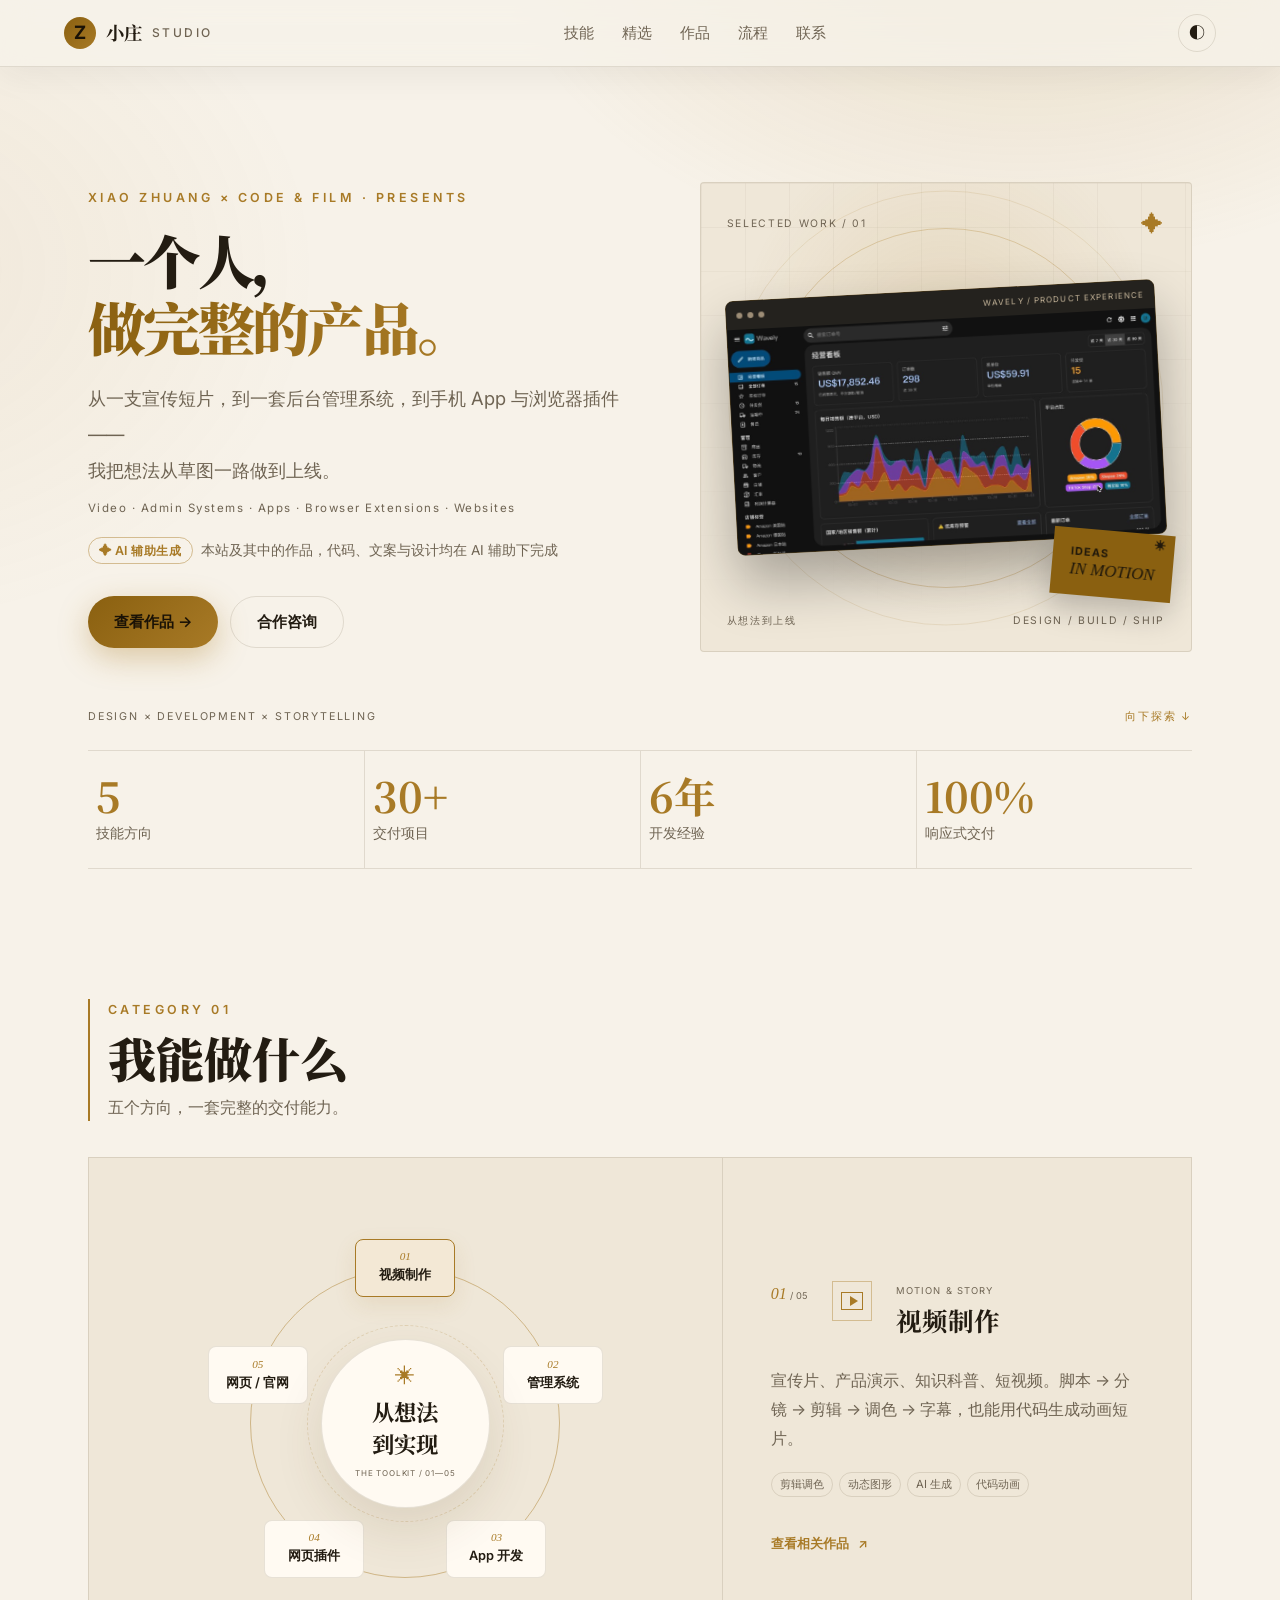
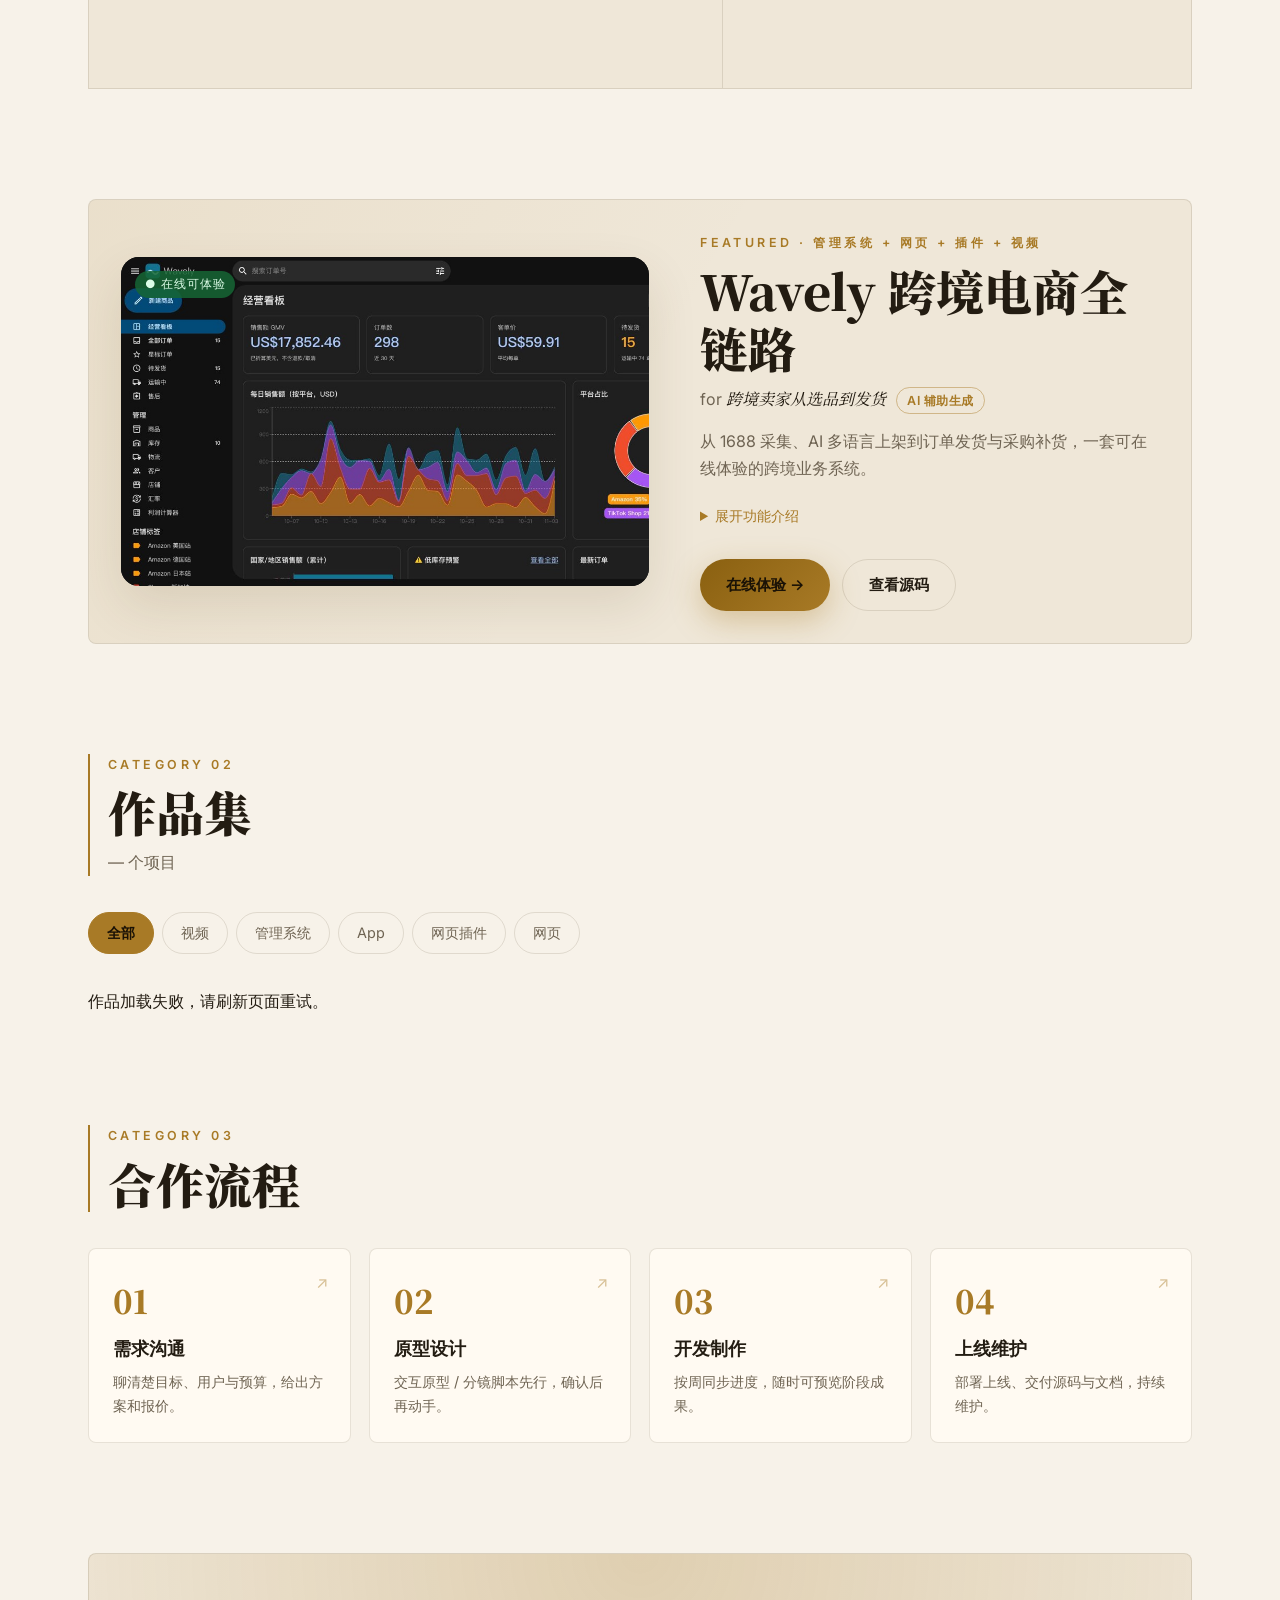
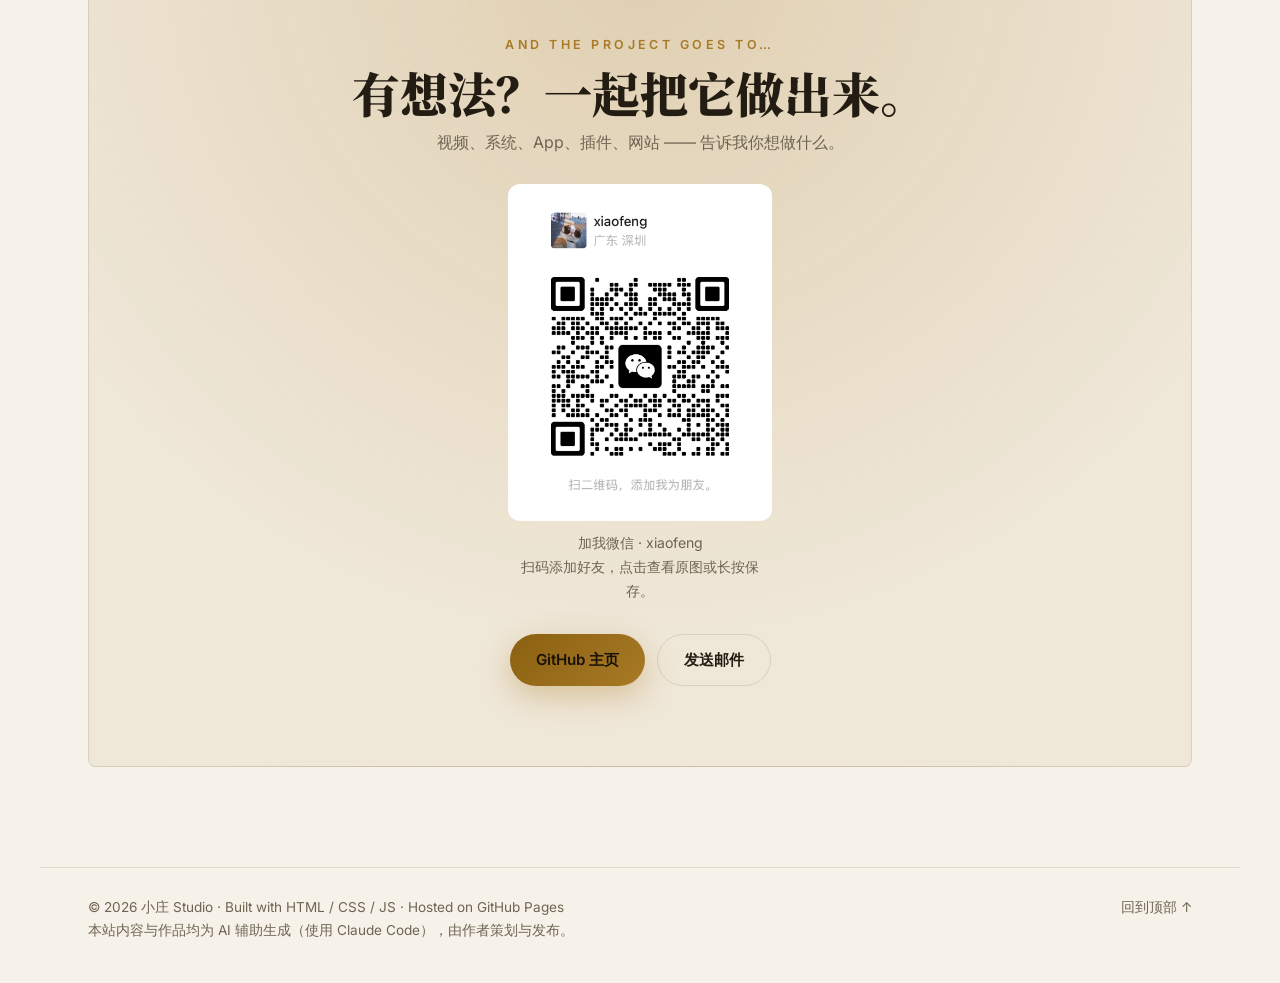
<file: index.html>
<!doctype html>
<html lang="zh-CN">
<head>
  <meta charset="utf-8" />
  <meta name="viewport" content="width=device-width, initial-scale=1" />
  <title>小庄 · 作品与技能</title>
  <meta name="description" content="视频制作 / 管理系统 / App / 浏览器插件 / 网页开发 —— 个人作品集与技能介绍" />
    <meta property="og:type" content="website" />
    <meta property="og:title" content="小庄 Studio · 作品与技能" />
    <meta property="og:description" content="视频 / 管理系统 / App / 网页插件 / 网页。在线作品：Wavely 跨境电商全链路——ERP、多语言独立站、仓库 App、1688 采集插件、AI 场景短片。AI 辅助生成。" />
    <meta property="og:url" content="https://xiaozhuangping-cpu.github.io/" />
    <meta property="og:image" content="https://xiaozhuangping-cpu.github.io/assets/works/wavely-erp-dashboard.jpg" />
    <meta property="og:locale" content="zh_CN" />
    <meta name="twitter:card" content="summary_large_image" />
    <meta name="twitter:title" content="小庄 Studio · 作品与技能" />
    <meta name="twitter:description" content="视频 / 管理系统 / App / 网页插件 / 网页。在线作品：Wavely 跨境电商全链路——ERP、多语言独立站、仓库 App、1688 采集插件、AI 场景短片。AI 辅助生成。" />
    <meta name="twitter:image" content="https://xiaozhuangping-cpu.github.io/assets/works/wavely-erp-dashboard.jpg" />
  <link rel="preconnect" href="https://fonts.googleapis.com" />
  <link rel="preconnect" href="https://fonts.gstatic.com" crossorigin />
  <link href="https://fonts.googleapis.com/css2?family=Noto+Serif+SC:wght@500;700;900&family=Inter:wght@400;500;600;700&display=swap" rel="stylesheet" />
  <link rel="stylesheet" href="style.css?v=20261111-orbit" />
  <script>
    try { const t = localStorage.getItem('theme'); if (t) document.documentElement.dataset.theme = t; } catch (e) {}
  </script>
</head>
<body>
  <div class="scroll-progress" aria-hidden="true"><span id="scrollProgress"></span></div>
  <header class="nav" id="top">
    <a class="brand" href="#top"><span class="brand-mark">Z</span>小庄<span class="brand-sub">Studio</span></a>
    <nav class="nav-links" id="navLinks">
      <a href="#skills">技能</a>
      <a href="#featured">精选</a>
      <a href="#works">作品</a>
      <a href="#process">流程</a>
      <a href="#contact">联系</a>
    </nav>
    <div class="nav-actions">
      <button class="icon-btn" id="themeBtn" aria-label="切换主题">◐</button>
      <button class="icon-btn menu-btn" id="menuBtn" aria-label="菜单" aria-expanded="false">☰</button>
    </div>
  </header>

  <main>
    <!-- Hero -->
    <section class="hero">
      <div class="hero-stage">
      <div class="hero-copy">
      <p class="eyebrow reveal">Xiao Zhuang × Code &amp; Film · presents</p>
      <h1 class="hero-title reveal">一个人，<br /><em>做完整的产品。</em></h1>
      <p class="hero-sub reveal">从一支宣传短片，到一套后台管理系统，到手机 App 与浏览器插件 ——<br class="hide-sm" />我把想法从草图一路做到上线。</p>
      <p class="hero-en reveal">Video · Admin Systems · Apps · Browser Extensions · Websites</p>
      <p class="ai-note reveal"><span>✦ AI 辅助生成</span>本站及其中的作品，代码、文案与设计均在 AI 辅助下完成</p>
      <div class="hero-cta reveal">
        <a class="btn btn-primary" href="#works">查看作品 →</a>
        <a class="btn btn-ghost" href="#contact">合作咨询</a>
      </div>

      </div>
      <div class="hero-visual reveal" aria-hidden="true">
        <div class="visual-orbit orbit-a"></div><div class="visual-orbit orbit-b"></div>
        <div class="visual-index"><span>SELECTED WORK / 01</span><span>✦</span></div>
        <div class="visual-window"><div class="visual-window-bar"><i></i><i></i><i></i><span>WAVELY / PRODUCT EXPERIENCE</span></div><img src="assets/works/wavely-erp-dashboard.jpg" alt="" width="1200" height="631" /></div>
        <div class="visual-caption"><span>从想法到上线</span><span>DESIGN / BUILD / SHIP</span></div>
        <div class="visual-stamp">IDEAS<br /><em>IN MOTION</em><span>✳</span></div>
      </div>
      </div>
      <div class="hero-bottomline"><span>DESIGN × DEVELOPMENT × STORYTELLING</span><a href="#skills">向下探索 ↓</a></div>

      <ul class="stats reveal">
        <li><strong data-count="5">0</strong><span>技能方向</span></li>
        <li><strong data-count="30" data-suffix="+">0</strong><span>交付项目</span></li>
        <li><strong data-count="6" data-suffix="年">0</strong><span>开发经验</span></li>
        <li><strong data-count="100" data-suffix="%">0</strong><span>响应式交付</span></li>
      </ul>
    </section>

    <!-- Skills -->
    <section class="section" id="skills">
      <div class="section-head reveal">
        <p class="eyebrow">Category 01</p>
        <h2>我能做什么</h2>
        <p class="section-desc">五个方向，一套完整的交付能力。</p>
      </div>

      <div class="skills-layout">
        <div class="skills-orbit-wrap">
        <div class="skills-orbit" aria-label="选择能力方向" role="group" hidden>
          <div class="orbit-ring" aria-hidden="true"></div><div class="orbit-ring orbit-ring-inner" aria-hidden="true"></div>
          <button type="button" class="orbit-node node-1" aria-controls="skill-panel-1" aria-pressed="true"><span>01</span>视频制作</button>
          <button type="button" class="orbit-node node-2" aria-controls="skill-panel-2" aria-pressed="false"><span>02</span>管理系统</button>
          <button type="button" class="orbit-node node-3" aria-controls="skill-panel-3" aria-pressed="false"><span>03</span>App 开发</button>
          <button type="button" class="orbit-node node-4" aria-controls="skill-panel-4" aria-pressed="false"><span>04</span>网页插件</button>
          <button type="button" class="orbit-node node-5" aria-controls="skill-panel-5" aria-pressed="false"><span>05</span>网页 / 官网</button>
          <div class="orbit-center" aria-hidden="true"><span>✳</span><strong>从想法<br />到实现</strong><small>THE TOOLKIT / 01—05</small></div>
        </div>
        <aside class="skills-intro reveal">
          <span class="skills-intro-mark" aria-hidden="true">✳</span>
          <p class="skills-intro-label">THE TOOLKIT / 01—05</p>
          <p class="skills-intro-title">从一个想法，<br /><em>到完整呈现。</em></p>
          <p class="skills-intro-note">创意、设计与开发，<br />在同一张工作台上完成。</p>
          <span class="skills-intro-bottom">XIAO ZHUANG STUDIO · 能力目录</span>
        </aside>
        </div>
        <div class="skill-list" aria-live="polite">
          <article class="skill-entry reveal" id="skill-panel-1">
            <span class="skill-number">01<span> / 05</span></span>
            <div class="skill-symbol symbol-motion" aria-hidden="true"><i></i><b></b><em></em></div>
            <div class="skill-name"><span>MOTION & STORY</span><h3>视频制作</h3></div>
            <div class="skill-detail"><p>宣传片、产品演示、知识科普、短视频。脚本 → 分镜 → 剪辑 → 调色 → 字幕，也能用代码生成动画短片。</p><ul class="tags"><li>剪辑调色</li><li>动态图形</li><li>AI 生成</li><li>代码动画</li></ul><a href="#works" class="skill-link" data-skill-filter="video">查看相关作品 <span aria-hidden="true">↗</span></a></div>
          </article>
          <article class="skill-entry reveal" id="skill-panel-2">
            <span class="skill-number">02<span> / 05</span></span>
            <div class="skill-symbol symbol-systems" aria-hidden="true"><i></i><b></b><em></em></div>
            <div class="skill-name"><span>SYSTEMS & DATA</span><h3>管理系统</h3></div>
            <div class="skill-detail"><p>后台管理、主数据平台、ERP / CRM、数据看板。权限、审批流、报表导出、数据同步一条龙。</p><ul class="tags"><li>Vue / React</li><li>Java / Spring</li><li>MySQL</li><li>RBAC 权限</li></ul><a href="#works" class="skill-link" data-skill-filter="admin">查看相关作品 <span aria-hidden="true">↗</span></a></div>
          </article>
          <article class="skill-entry reveal" id="skill-panel-3">
            <span class="skill-number">03<span> / 05</span></span>
            <div class="skill-symbol symbol-mobile" aria-hidden="true"><i></i><b></b><em></em></div>
            <div class="skill-name"><span>MOBILE EXPERIENCE</span><h3>App 开发</h3></div>
            <div class="skill-detail"><p>iOS / Android 跨平台应用、小程序。从交互原型到上架商店，一套代码多端运行。</p><ul class="tags"><li>Flutter</li><li>uni-app</li><li>小程序</li><li>上架发布</li></ul><a href="#works" class="skill-link" data-skill-filter="app">查看相关作品 <span aria-hidden="true">↗</span></a></div>
          </article>
          <article class="skill-entry reveal" id="skill-panel-4">
            <span class="skill-number">04<span> / 05</span></span>
            <div class="skill-symbol symbol-browser" aria-hidden="true"><i></i><b></b><em></em></div>
            <div class="skill-name"><span>BROWSER TOOLS</span><h3>网页插件</h3></div>
            <div class="skill-detail"><p>Chrome / Edge 浏览器扩展：页面增强、数据采集、自动化填表、AI 助手侧边栏。</p><ul class="tags"><li>Manifest V3</li><li>Content Script</li><li>自动化</li><li>AI 集成</li></ul><a href="#works" class="skill-link" data-skill-filter="ext">查看相关作品 <span aria-hidden="true">↗</span></a></div>
          </article>
          <article class="skill-entry reveal" id="skill-panel-5">
            <span class="skill-number">05<span> / 05</span></span>
            <div class="skill-symbol symbol-web" aria-hidden="true"><i></i><b></b><em></em></div>
            <div class="skill-name"><span>DIGITAL PRESENCE</span><h3>网页 / 官网</h3></div>
            <div class="skill-detail"><p>企业官网、落地页、个人博客、活动页。响应式布局，手机电脑都好看，可部署到 GitHub Pages。</p><ul class="tags"><li>响应式</li><li>SEO</li><li>动效</li><li>静态部署</li></ul><a href="#works" class="skill-link" data-skill-filter="web">查看相关作品 <span aria-hidden="true">↗</span></a></div>
          </article>
        </div>
      </div>
    </section>

    <!-- Featured -->
    <section class="section" id="featured">
      <div class="featured reveal">
        <a class="featured-media shot" href="https://xiaozhuangping-cpu.github.io/wavely-crossborder/" target="_blank" rel="noopener">
          <span class="badge live">● 在线可体验</span>
          <img src="assets/works/wavely-erp-dashboard.jpg" alt="Wavely 跨境 ERP 经营看板截图" loading="lazy" width="1200" height="631" />
        </a>
        <div class="featured-text">
          <p class="eyebrow">Featured · 管理系统 + 网页 + 插件 + 视频</p>
          <h2>Wavely 跨境电商全链路</h2>
          <p class="credit">for <em>跨境卖家从选品到发货</em> <span class="ai-chip">AI 辅助生成</span></p>
          <p>从 1688 采集、AI 多语言上架到订单发货与采购补货，一套可在线体验的跨境业务系统。</p>
          <details class="featured-details">
            <summary><span class="when-closed">展开功能介绍</span><span class="when-open">收起功能介绍</span></summary>
          <ul class="bullets">
            <li>1688 采集插件：列表页批量勾选、规格 / 阶梯价 / 重量一次采齐，遇验证自动暂停</li>
            <li>ERP：多平台订单、SPU / SKU、按仓库补货、采购单分批收货入库</li>
            <li>老板 / 采购 / 仓库三种角色，权限在数据库层强制；大额采购审批流、操作日志、Excel 导出</li>
            <li>AI：运营助手调用工具查数据、写 Listing；商品名、规格、描述一键本地化；访客可换自己的模型</li>
            <li>Flutter 仓库助手 App：扫码收货入库、拣货发货，网页版 + 安卓安装包</li>
            <li>Veo 3.1 生成的商品场景短片，投放在独立站首页与商品页</li>
            <li>Supabase 真后端（RLS、数据库函数、定时任务）+ 发布前自动跑数据库测试</li>
          </ul>
          </details>
          <div class="hero-cta featured-cta">
            <a class="btn btn-primary" href="https://xiaozhuangping-cpu.github.io/wavely-crossborder/" target="_blank" rel="noopener">在线体验 →</a>
            <a class="btn btn-ghost" href="https://github.com/xiaozhuangping-cpu/wavely-crossborder" target="_blank" rel="noopener">查看源码</a>
          </div>
        </div>
      </div>
    </section>

    <!-- Works -->
    <section class="section" id="works">
      <div class="section-head reveal">
        <p class="eyebrow">Category 02</p>
        <h2>作品集</h2>
        <p class="section-desc"><span id="workCount">0</span> 个项目</p>
      </div>

      <div class="filters reveal" role="tablist">
        <button class="chip active" data-filter="all">全部</button>
        <button class="chip" data-filter="video">视频</button>
        <button class="chip" data-filter="admin">管理系统</button>
        <button class="chip" data-filter="app">App</button>
        <button class="chip" data-filter="ext">网页插件</button>
        <button class="chip" data-filter="web">网页</button>
      </div>

      <div class="work-grid" id="workGrid"></div>
    </section>

    <!-- Process -->
    <section class="section" id="process">
      <div class="section-head reveal">
        <p class="eyebrow">Category 03</p>
        <h2>合作流程</h2>
      </div>
      <ol class="steps">
        <li class="reveal"><span>01</span><h4>需求沟通</h4><p>聊清楚目标、用户与预算，给出方案和报价。</p></li>
        <li class="reveal"><span>02</span><h4>原型设计</h4><p>交互原型 / 分镜脚本先行，确认后再动手。</p></li>
        <li class="reveal"><span>03</span><h4>开发制作</h4><p>按周同步进度，随时可预览阶段成果。</p></li>
        <li class="reveal"><span>04</span><h4>上线维护</h4><p>部署上线、交付源码与文档，持续维护。</p></li>
      </ol>
    </section>

    <!-- Contact -->
    <section class="section" id="contact">
      <div class="contact reveal">
        <p class="eyebrow">And the project goes to…</p>
        <h2>有想法？一起把它做出来。</h2>
        <p>视频、系统、App、插件、网站 —— 告诉我你想做什么。</p>
        <figure class="wechat-contact">
          <a href="assets/wechat.jpg" aria-label="查看微信二维码原图">
            <img src="assets/wechat.jpg" alt="xiaofeng 的微信好友二维码，扫码添加好友" width="888" height="1131" loading="lazy" />
          </a>
          <figcaption>加我微信 · xiaofeng<br />扫码添加好友，点击查看原图或长按保存。</figcaption>
        </figure>
        <div class="hero-cta">
          <a class="btn btn-primary" href="https://github.com/xiaozhuangping-cpu" target="_blank" rel="noopener">GitHub 主页</a>
          <a class="btn btn-ghost" href="mailto:xiaozhuangping-cpu@users.noreply.github.com">发送邮件</a>
        </div>
      </div>
    </section>
  </main>

  <footer class="footer">
    <p>© <span id="year"></span> 小庄 Studio · Built with HTML / CSS / JS · Hosted on GitHub Pages<br />本站内容与作品均为 AI 辅助生成（使用 Claude Code），由作者策划与发布。</p>
    <a href="#top">回到顶部 ↑</a>
  </footer>

  <!-- Modal -->
  <div class="modal" id="modal" hidden>
    <div class="modal-card" role="dialog" aria-modal="true" aria-labelledby="modalTitle">
      <button class="modal-close" id="modalClose" aria-label="关闭">关闭 ✕</button>
      <div class="modal-media" id="modalMedia"></div>
      <p class="eyebrow" id="modalCat"></p>
      <h3 id="modalTitle"></h3>
      <p id="modalDesc"></p>
      <ul class="tags" id="modalTags"></ul>
      <div class="card-links" id="modalLinks"></div>
    </div>
  </div>

  <script type="module" src="main.js?v=20261111-orbit"></script>
</body>
</html>
</file>
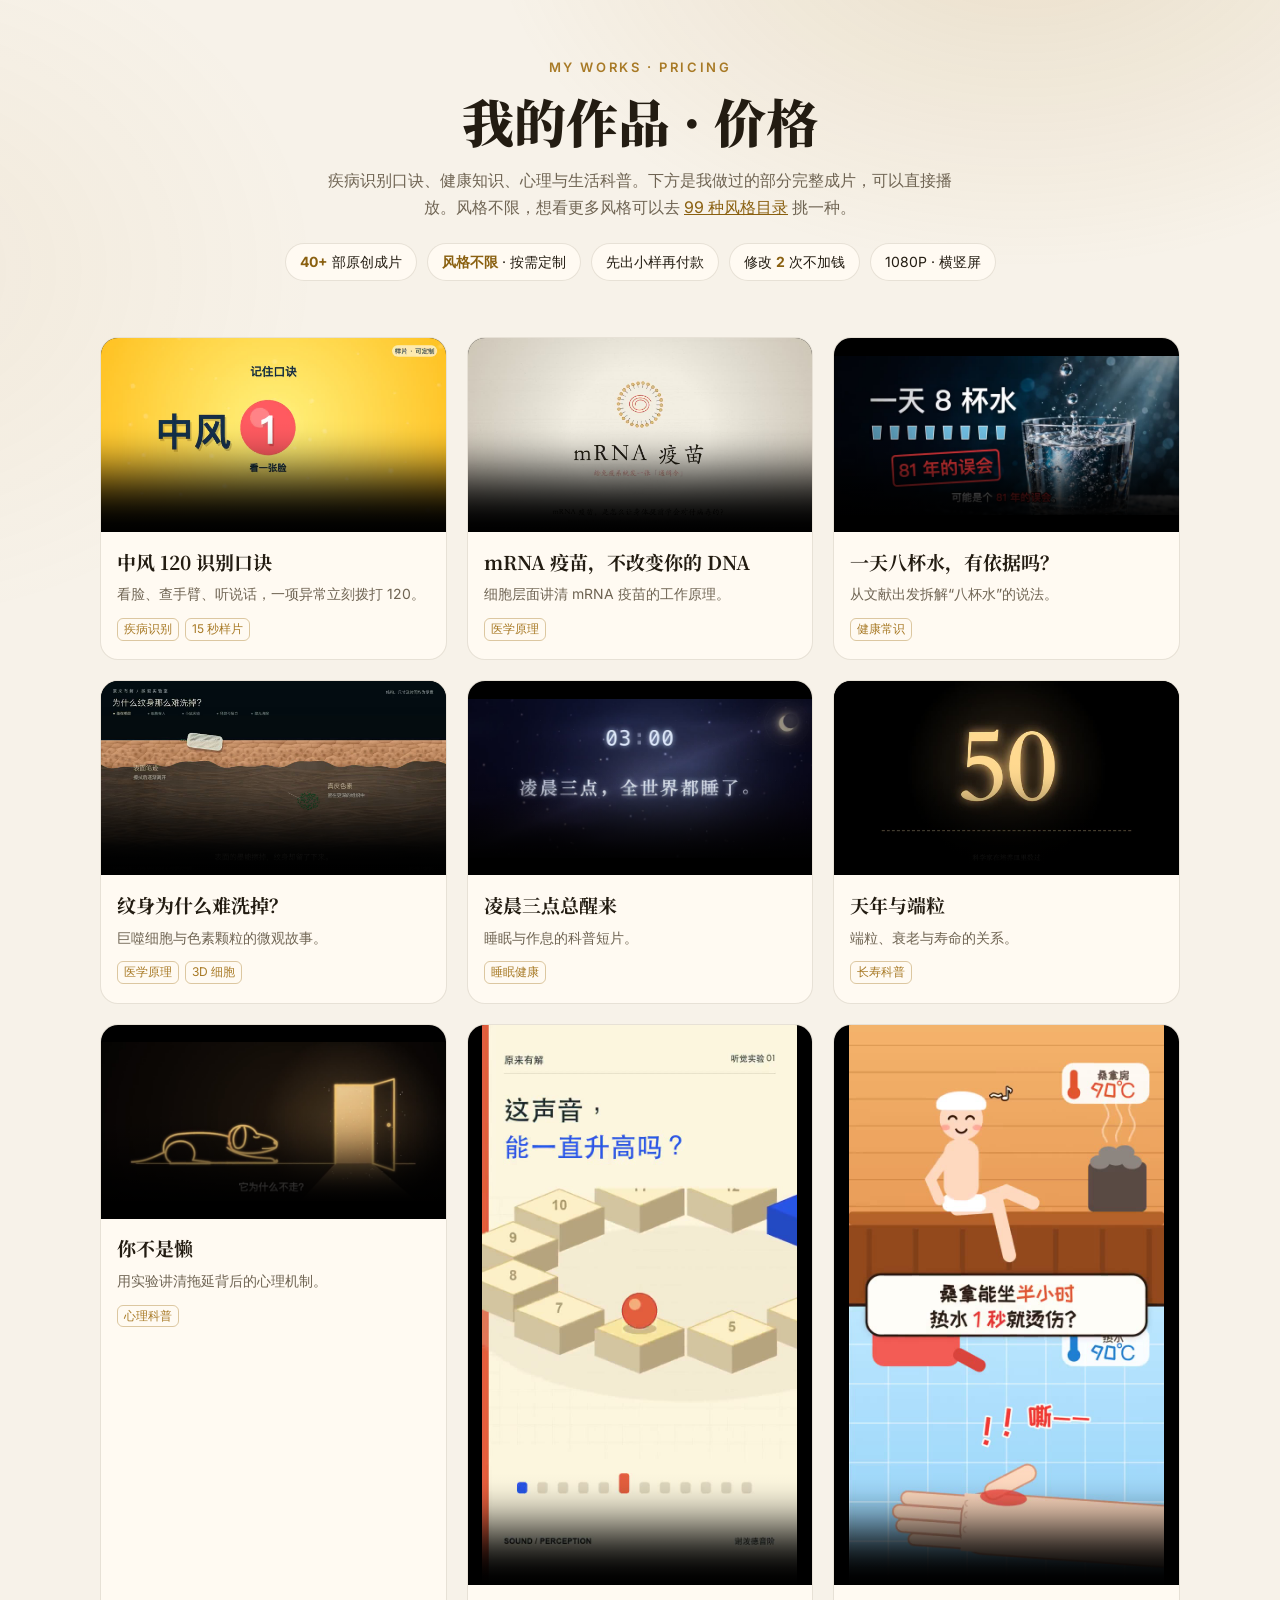
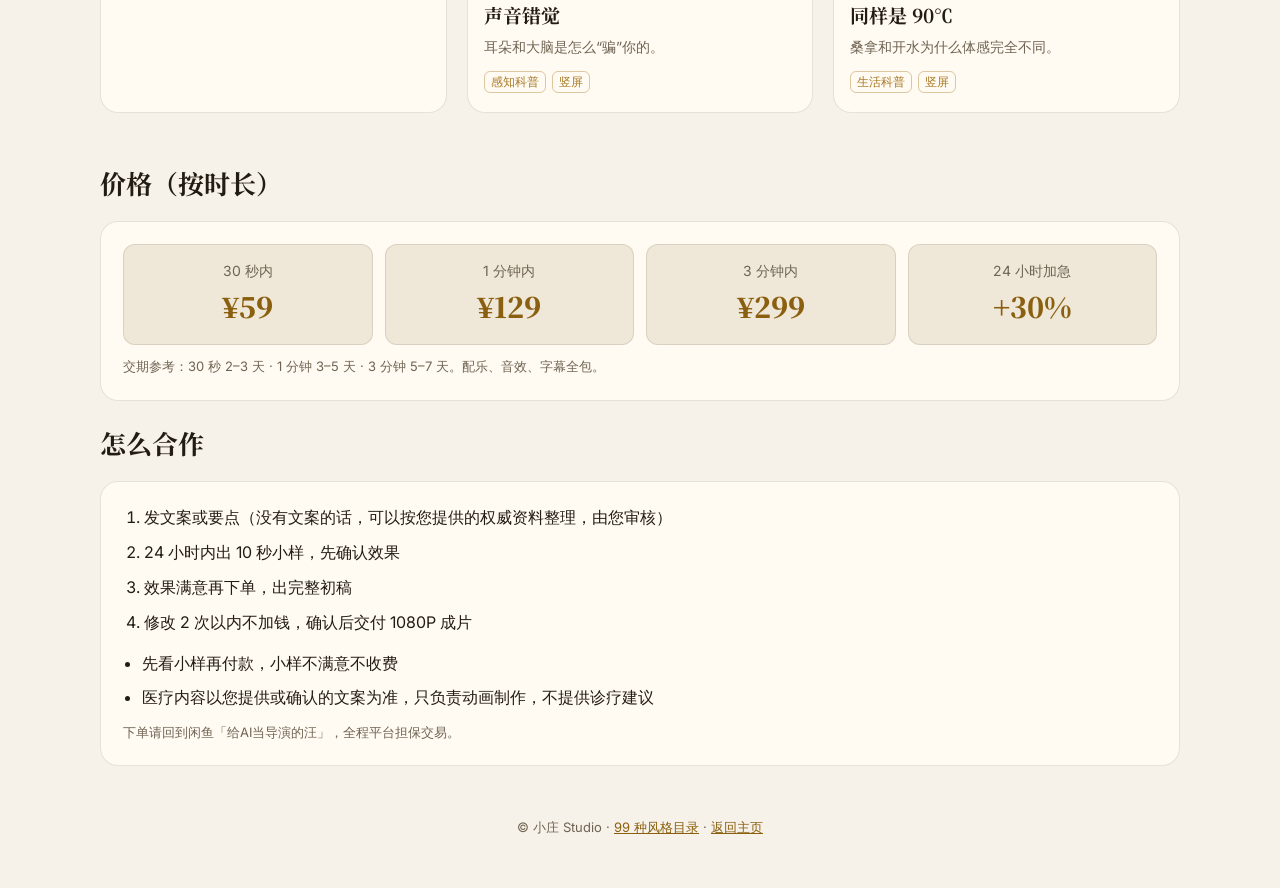
<file: science/order.html>
<!doctype html>
<html lang="zh-CN">
<head>
  <meta charset="utf-8" />
  <meta name="viewport" content="width=device-width, initial-scale=1" />
  <title>我的作品 · 价格 | 小庄 Studio 科普动画</title>
  <meta name="description" content="医疗健康、心理、生活科普动画作品集：中风 120、mRNA 疫苗、一天八杯水、纹身为什么难洗掉等。原创绘制，先出小样，包修改。" />
  <meta property="og:type" content="website" />
  <meta property="og:title" content="医疗健康科普动画 · 作品集" />
  <meta property="og:description" content="原创科普动画：疾病识别、健康知识、心理与生活科普。完整视频在线观看。" />
  <meta property="og:url" content="https://xiaozhuangping-cpu.github.io/science/" />
  <meta property="og:image" content="https://xiaozhuangping-cpu.github.io/science/videos/tattoo.jpg" />
  <meta property="og:locale" content="zh_CN" />
  <link rel="preconnect" href="https://fonts.googleapis.com" />
  <link rel="preconnect" href="https://fonts.gstatic.com" crossorigin />
  <link href="https://fonts.googleapis.com/css2?family=Noto+Serif+SC:wght@500;700;900&family=Inter:wght@400;500;600;700&display=swap" rel="stylesheet" />
  <style>
    :root {
      --bg: #0d0b09; --bg-2: #16130f; --card: #1c1814;
      --line: rgba(255, 236, 200, 0.12); --text: #f3ece0; --muted: #a89d8c;
      --gold: #d9b26a; --gold-2: #f0d595;
      --radius: 18px;
      --serif: "Noto Serif SC", "Songti SC", serif;
      --sans: "Inter", -apple-system, "PingFang SC", "Microsoft YaHei", sans-serif;
    }
    @media (prefers-color-scheme: light) {
      :root:not([data-theme="dark"]) {
        --bg: #f7f2e9; --bg-2: #efe7d8; --card: #fffaf2;
        --line: rgba(60, 40, 10, 0.12); --text: #231c12; --muted: #6f6453;
        --gold: #a87a26; --gold-2: #8a6010;
      }
    }
    * { box-sizing: border-box; margin: 0; padding: 0; }
    body {
      background: var(--bg); color: var(--text); font-family: var(--sans);
      line-height: 1.7; -webkit-font-smoothing: antialiased;
    }
    body::before {
      content: ""; position: fixed; inset: 0; z-index: -1; pointer-events: none;
      background:
        radial-gradient(60vw 40vw at 80% -10%, color-mix(in srgb, var(--gold) 16%, transparent), transparent 70%),
        radial-gradient(50vw 40vw at -10% 30%, color-mix(in srgb, var(--gold) 7%, transparent), transparent 70%);
    }
    a { color: var(--gold-2); }
    .wrap { max-width: 1120px; margin: 0 auto; padding: 0 20px; }
    header { padding: 56px 0 28px; text-align: center; }
    .eyebrow { color: var(--gold); letter-spacing: .2em; font-size: 13px; font-weight: 600; }
    h1 { font-family: var(--serif); font-weight: 900; font-size: clamp(30px, 6vw, 52px); line-height: 1.25; margin: 10px 0 14px; }
    .lead { color: var(--muted); max-width: 640px; margin: 0 auto; font-size: 16px; }
    .badges { display: flex; flex-wrap: wrap; gap: 10px; justify-content: center; margin-top: 22px; }
    .badge { border: 1px solid var(--line); background: var(--card); border-radius: 999px; padding: 6px 14px; font-size: 14px; }
    .badge b { color: var(--gold-2); }
    .grid { display: grid; grid-template-columns: repeat(auto-fill, minmax(320px, 1fr)); gap: 20px; margin: 28px 0 48px; }
    .card { background: var(--card); border: 1px solid var(--line); border-radius: var(--radius); overflow: hidden; display: flex; flex-direction: column; }
    .card video { width: 100%; aspect-ratio: 16 / 9; background: #000; display: block; object-fit: contain; }
    .card.vertical video { aspect-ratio: 9 / 16; max-height: 560px; }
    .meta { padding: 14px 16px 18px; }
    .meta h3 { font-family: var(--serif); font-size: 19px; margin-bottom: 4px; }
    .meta p { color: var(--muted); font-size: 14px; }
    .tag { display: inline-block; font-size: 12px; color: var(--gold); border: 1px solid color-mix(in srgb, var(--gold) 40%, transparent); border-radius: 6px; padding: 0 6px; margin-right: 6px; }
    section h2 { font-family: var(--serif); font-size: 26px; margin: 8px 0 16px; }
    .panel { background: var(--card); border: 1px solid var(--line); border-radius: var(--radius); padding: 22px 22px; margin-bottom: 20px; }
    .prices { display: grid; grid-template-columns: repeat(auto-fit, minmax(150px, 1fr)); gap: 12px; }
    .price { border: 1px solid var(--line); border-radius: 12px; padding: 14px; text-align: center; background: var(--bg-2); }
    .price .t { color: var(--muted); font-size: 14px; }
    .price .v { font-family: var(--serif); font-size: 28px; font-weight: 900; color: var(--gold-2); }
    ol.steps { padding-left: 1.3em; display: grid; gap: 8px; }
    ul.dots { padding-left: 1.2em; display: grid; gap: 6px; color: var(--text); }
    .note { color: var(--muted); font-size: 13px; margin-top: 10px; }
    footer { text-align: center; color: var(--muted); font-size: 13px; padding: 30px 0 50px; }
    @media (max-width: 480px) { .grid { grid-template-columns: 1fr; } header { padding-top: 40px; } }
  </style>
</head>
<body>
  <div class="wrap">
    <header>
      <div class="eyebrow">MY WORKS · PRICING</div>
      <h1>我的作品 · 价格</h1>
      <p class="lead">疾病识别口诀、健康知识、心理与生活科普。下方是我做过的部分完整成片，可以直接播放。风格不限，想看更多风格可以去 <a href="./">99 种风格目录</a> 挑一种。</p>
      <div class="badges">
        <span class="badge"><b>40+</b> 部原创成片</span>
        <span class="badge"><b>风格不限</b> · 按需定制</span>
        <span class="badge">先出小样再付款</span>
        <span class="badge">修改 <b>2</b> 次不加钱</span>
        <span class="badge">1080P · 横竖屏</span>
      </div>
    </header>

    <main>
      <div class="grid" id="works"></div>

      <section>
        <h2>价格（按时长）</h2>
        <div class="panel">
          <div class="prices">
            <div class="price"><div class="t">30 秒内</div><div class="v">¥59</div></div>
            <div class="price"><div class="t">1 分钟内</div><div class="v">¥129</div></div>
            <div class="price"><div class="t">3 分钟内</div><div class="v">¥299</div></div>
            <div class="price"><div class="t">24 小时加急</div><div class="v">+30%</div></div>
          </div>
          <p class="note">交期参考：30 秒 2–3 天 · 1 分钟 3–5 天 · 3 分钟 5–7 天。配乐、音效、字幕全包。</p>
        </div>
      </section>

      <section id="how">
        <h2>怎么合作</h2>
        <div class="panel">
          <ol class="steps">
            <li>发文案或要点（没有文案的话，可以按您提供的权威资料整理，由您审核）</li>
            <li>24 小时内出 10 秒小样，先确认效果</li>
            <li>效果满意再下单，出完整初稿</li>
            <li>修改 2 次以内不加钱，确认后交付 1080P 成片</li>
          </ol>
          <ul class="dots" style="margin-top:14px">
            <li>先看小样再付款，小样不满意不收费</li>
            <li>医疗内容以您提供或确认的文案为准，只负责动画制作，不提供诊疗建议</li>
          </ul>
          <p class="note">下单请回到闲鱼「给AI当导演的汪」，全程平台担保交易。</p>
        </div>
      </section>
    </main>

    <footer>© 小庄 Studio · <a href="./">99 种风格目录</a> · <a href="../">返回主页</a></footer>
  </div>

  <script>
    const WORKS = [
      { slug: 'stroke-120', title: '中风 120 识别口诀', desc: '看脸、查手臂、听说话，一项异常立刻拨打 120。', tags: ['疾病识别', '15 秒样片'] },
      { slug: 'mrna', title: 'mRNA 疫苗，不改变你的 DNA', desc: '细胞层面讲清 mRNA 疫苗的工作原理。', tags: ['医学原理'] },
      { slug: 'eight-cups', title: '一天八杯水，有依据吗？', desc: '从文献出发拆解“八杯水”的说法。', tags: ['健康常识'] },
      { slug: 'tattoo', title: '纹身为什么难洗掉？', desc: '巨噬细胞与色素颗粒的微观故事。', tags: ['医学原理', '3D 细胞'] },
      { slug: 'wake-3am', title: '凌晨三点总醒来', desc: '睡眠与作息的科普短片。', tags: ['睡眠健康'] },
      { slug: 'telomere', title: '天年与端粒', desc: '端粒、衰老与寿命的关系。', tags: ['长寿科普'] },
      { slug: 'not-lazy', title: '你不是懒', desc: '用实验讲清拖延背后的心理机制。', tags: ['心理科普'] },
      { slug: 'sound-illusion', title: '声音错觉', desc: '耳朵和大脑是怎么“骗”你的。', tags: ['感知科普', '竖屏'], vertical: true },
      { slug: 'same-90c', title: '同样是 90℃', desc: '桑拿和开水为什么体感完全不同。', tags: ['生活科普', '竖屏'], vertical: true },
    ];
    const grid = document.getElementById('works');
    for (const w of WORKS) {
      const card = document.createElement('article');
      card.className = 'card' + (w.vertical ? ' vertical' : '');
      card.innerHTML = `
        <video controls playsinline preload="none" poster="videos/${w.slug}.jpg" src="videos/${w.slug}.mp4"></video>
        <div class="meta">
          <h3></h3>
          <p></p>
          <div style="margin-top:8px">${w.tags.map(t => `<span class="tag"></span>`).join('')}</div>
        </div>`;
      card.querySelector('h3').textContent = w.title;
      card.querySelector('p').textContent = w.desc;
      card.querySelectorAll('.tag').forEach((el, i) => { el.textContent = w.tags[i]; });
      grid.appendChild(card);
    }
    // 同时只播放一个视频
    grid.addEventListener('play', (e) => {
      grid.querySelectorAll('video').forEach(v => { if (v !== e.target) v.pause(); });
    }, true);
  </script>
</body>
</html>
</file>
<file: style.css>
:root {
  --bg: #0d0b09;
  --bg-2: #16130f;
  --card: #1c1814;
  --line: rgba(255, 236, 200, 0.12);
  --text: #f3ece0;
  --muted: #a89d8c;
  --gold: #d9b26a;
  --gold-2: #f0d595;
  --shadow: 0 20px 60px rgba(0, 0, 0, 0.45);
  --radius: 18px;
  --serif: "Noto Serif SC", "Songti SC", serif;
  --sans: "Inter", -apple-system, "PingFang SC", "Microsoft YaHei", sans-serif;
}
:root[data-theme="light"] {
  --bg: #f7f2e9;
  --bg-2: #efe7d8;
  --card: #fffaf2;
  --line: rgba(60, 40, 10, 0.12);
  --text: #231c12;
  --muted: #6f6453;
  --gold: #a87a26;
  --gold-2: #8a6010;
  --shadow: 0 20px 50px rgba(80, 60, 20, 0.12);
}
@media (prefers-color-scheme: light) {
  :root:not([data-theme="dark"]) {
    --bg: #f7f2e9; --bg-2: #efe7d8; --card: #fffaf2;
    --line: rgba(60, 40, 10, 0.12); --text: #231c12; --muted: #6f6453;
    --gold: #a87a26; --gold-2: #8a6010; --shadow: 0 20px 50px rgba(80, 60, 20, 0.12);
  }
}

* { box-sizing: border-box; margin: 0; padding: 0; }
html { scroll-behavior: smooth; }
body {
  background: var(--bg);
  color: var(--text);
  font-family: var(--sans);
  line-height: 1.7;
  overflow-x: hidden;
  -webkit-font-smoothing: antialiased;
}
body::before {
  content: "";
  position: fixed; inset: 0; z-index: -1; pointer-events: none;
  background:
    radial-gradient(60vw 40vw at 80% -10%, color-mix(in srgb, var(--gold) 18%, transparent), transparent 70%),
    radial-gradient(50vw 40vw at -10% 30%, color-mix(in srgb, var(--gold) 8%, transparent), transparent 70%);
}
a { color: inherit; text-decoration: none; }
button { font: inherit; color: inherit; cursor: pointer; border: 0; background: none; }
img { max-width: 100%; display: block; }

/* Nav */
.nav {
  position: sticky; top: 0; z-index: 50;
  display: flex; align-items: center; justify-content: space-between; gap: 16px;
  padding: 14px clamp(16px, 5vw, 64px);
  background: color-mix(in srgb, var(--bg) 78%, transparent);
  backdrop-filter: blur(14px);
  border-bottom: 1px solid var(--line);
}
.brand { display: flex; align-items: center; gap: 10px; font-family: var(--serif); font-weight: 700; font-size: 1.15rem; }
.brand-mark {
  display: grid; place-items: center; width: 32px; height: 32px; border-radius: 50%;
  background: linear-gradient(135deg, var(--gold-2), var(--gold)); color: #1a1206; font-family: var(--sans);
}
.brand-sub { font-family: var(--sans); font-weight: 500; font-size: .75rem; letter-spacing: .2em; text-transform: uppercase; color: var(--muted); }
.nav-links { display: flex; gap: 28px; font-size: .95rem; color: var(--muted); }
.nav-links a:hover { color: var(--gold); }
.nav-actions { display: flex; gap: 8px; }
.icon-btn {
  width: 38px; height: 38px; border-radius: 50%; border: 1px solid var(--line);
  display: grid; place-items: center; font-size: 1rem; transition: border-color .2s, color .2s;
}
.icon-btn:hover { border-color: var(--gold); color: var(--gold); }
.menu-btn { display: none; }

/* Layout */
main { max-width: 1200px; margin: 0 auto; padding: 0 clamp(16px, 5vw, 48px); }
.section { padding: clamp(56px, 9vw, 110px) 0 0; }
.eyebrow { font-size: .78rem; letter-spacing: .28em; text-transform: uppercase; color: var(--gold); font-weight: 600; }
.section-head { margin-bottom: 36px; }
.section-head h2, .featured h2, .contact h2 {
  font-family: var(--serif); font-weight: 900; font-size: clamp(1.9rem, 4.5vw, 3rem); line-height: 1.2; margin: 8px 0;
}
.section-desc { color: var(--muted); }

/* Hero */
.hero { padding: clamp(60px, 12vw, 140px) 0 20px; text-align: center; }
.hero-title {
  font-family: var(--serif); font-weight: 900; font-size: clamp(2.5rem, 8vw, 5.6rem); line-height: 1.12; margin: 18px 0 22px;
}
.hero-title em {
  font-style: normal;
  background: linear-gradient(100deg, var(--gold-2), var(--gold) 60%, var(--gold-2));
  -webkit-background-clip: text; background-clip: text; color: transparent;
}
.hero-sub { color: var(--muted); font-size: clamp(1rem, 2vw, 1.15rem); max-width: 680px; margin: 0 auto; }
.hero-en { margin-top: 10px; font-size: .85rem; letter-spacing: .12em; color: var(--muted); opacity: .75; }
.hero-cta { display: flex; flex-wrap: wrap; justify-content: center; gap: 12px; margin-top: 32px; }
.btn {
  display: inline-flex; align-items: center; justify-content: center;
  padding: 12px 26px; border-radius: 999px; font-weight: 600; font-size: .95rem; transition: transform .2s, box-shadow .2s, border-color .2s;
}
.btn:hover { transform: translateY(-2px); }
.btn-primary { background: linear-gradient(135deg, var(--gold-2), var(--gold)); color: #1a1206; box-shadow: 0 10px 30px color-mix(in srgb, var(--gold) 35%, transparent); }
.btn-ghost { border: 1px solid var(--line); }
.btn-ghost:hover { border-color: var(--gold); }

.stats {
  list-style: none; display: grid; grid-template-columns: repeat(4, 1fr);
  margin: clamp(48px, 8vw, 80px) auto 0; max-width: 880px;
  border-top: 1px solid var(--line); border-bottom: 1px solid var(--line);
}
.stats li { padding: 22px 8px; }
.stats li + li { border-left: 1px solid var(--line); }
.stats strong { display: block; font-family: var(--serif); font-size: clamp(1.8rem, 4vw, 2.6rem); color: var(--gold); line-height: 1.1; }
.stats span { font-size: .85rem; color: var(--muted); }

/* Skill cards */
.skill-grid { display: grid; grid-template-columns: repeat(auto-fill, minmax(260px, 1fr)); gap: 18px; }
.skill-card {
  --h: 40;
  position: relative; overflow: hidden;
  padding: 28px 24px; border-radius: var(--radius);
  background: var(--card); border: 1px solid var(--line);
  transition: transform .3s, border-color .3s, box-shadow .3s;
}
.skill-card::after {
  content: ""; position: absolute; inset: auto -40% -60% auto; width: 220px; height: 220px; border-radius: 50%;
  background: hsl(var(--h) 70% 55% / .18); filter: blur(30px); transition: transform .4s;
}
.skill-card:hover { transform: translateY(-6px); border-color: color-mix(in srgb, var(--gold) 50%, transparent); box-shadow: var(--shadow); }
.skill-card:hover::after { transform: scale(1.4); }
.skill-icon { font-size: 2rem; margin-bottom: 14px; }
.skill-card h3 { font-family: var(--serif); font-size: 1.35rem; margin-bottom: 8px; }
.skill-card p { color: var(--muted); font-size: .93rem; }
.tags { list-style: none; display: flex; flex-wrap: wrap; gap: 6px; margin-top: 16px; }
.tags li { font-size: .75rem; padding: 3px 10px; border-radius: 999px; border: 1px solid var(--line); color: var(--muted); }

/* Featured */
.featured {
  display: grid; grid-template-columns: 1.15fr 1fr; gap: clamp(24px, 4vw, 56px); align-items: center;
  padding: clamp(20px, 3vw, 32px); border-radius: calc(var(--radius) + 6px);
  background: var(--bg-2); border: 1px solid var(--line);
}
.featured-media {
  --h: 210; position: relative; aspect-ratio: 16 / 10; border-radius: var(--radius); overflow: hidden;
  background: linear-gradient(135deg, hsl(var(--h) 45% 22%), hsl(calc(var(--h) + 40) 40% 12%));
  display: grid; place-items: center; padding: 8%;
}
.badge {
  position: absolute; top: 14px; left: 14px; z-index: 2;
  font-size: .72rem; padding: 4px 10px; border-radius: 999px; background: rgba(0,0,0,.55); color: #f3ece0; letter-spacing: .08em;
}
.mock-window { width: 100%; height: 100%; border-radius: 10px; background: rgba(255,255,255,.07); border: 1px solid rgba(255,255,255,.12); overflow: hidden; display: flex; flex-direction: column; }
.mock-bar { display: flex; gap: 6px; padding: 8px 10px; background: rgba(255,255,255,.06); }
.mock-bar i { width: 9px; height: 9px; border-radius: 50%; background: rgba(255,255,255,.3); }
.mock-body { flex: 1; display: flex; }
.mock-side { width: 22%; background: rgba(255,255,255,.04); border-right: 1px solid rgba(255,255,255,.08); }
.mock-main { flex: 1; padding: 6%; display: flex; flex-direction: column; gap: 8%; }
.mock-row { display: grid; grid-template-columns: repeat(3, 1fr); gap: 8%; height: 22%; }
.mock-row b { border-radius: 6px; background: rgba(255,255,255,.1); }
.mock-chart { flex: 1; display: flex; align-items: flex-end; gap: 6%; }
.mock-chart span { flex: 1; height: var(--h); border-radius: 4px 4px 0 0; background: linear-gradient(to top, #d9b26a, #f0d595); opacity: .85; animation: grow 1.6s ease both; }
@keyframes grow { from { height: 0; } }
.credit { color: var(--muted); margin-bottom: 14px; }
.credit em { font-family: var(--serif); color: var(--text); }
.featured-text > p:not(.eyebrow):not(.credit) { color: var(--muted); }
.featured-details { margin-top: 16px; }
:is(.featured-details, .work-details) summary { width: fit-content; padding: 6px 0; color: var(--gold); cursor: pointer; font-size: .9rem; }
:is(.featured-details, .work-details) summary:focus-visible { outline: 2px solid var(--gold); outline-offset: 4px; border-radius: 4px; }
:is(.featured-details, .work-details) .when-open, :is(.featured-details, .work-details)[open] .when-closed { display: none; }
:is(.featured-details, .work-details)[open] .when-open { display: inline; }
.work-details p { margin-top: 6px; }
.bullets { list-style: none; margin-top: 18px; display: grid; gap: 8px; }
.bullets li::before { content: "✦"; color: var(--gold); margin-right: 10px; }

/* AI disclosure */
.ai-note { margin: 18px auto 0; font-size: .85rem; color: var(--muted); display: flex; flex-wrap: wrap; justify-content: center; align-items: center; gap: 8px; }
.ai-note span, .ai-chip { display: inline-block; padding: 2px 10px; border-radius: 999px; border: 1px solid color-mix(in srgb, var(--gold) 45%, transparent); color: var(--gold); font-size: .78rem; font-weight: 600; letter-spacing: .04em; font-style: normal; }
.ai-chip { margin-left: 6px; vertical-align: middle; }
.ai-tag { color: var(--muted); letter-spacing: .08em; }

/* Real screenshots */
.featured-media.shot { padding: 0; display: block; background: #111; box-shadow: var(--shadow); transition: transform .3s; }
.featured-media.shot:hover { transform: translateY(-4px); }
.featured-media.shot img { width: 100%; height: 100%; object-fit: cover; object-position: left top; }
.featured-cta { justify-content: flex-start; margin-top: 24px; }
.badge.live { background: rgba(22, 101, 52, .85); color: #dcfce7; }
.thumb.has-img { background: #111; overflow: hidden; }
.thumb.has-img img { width: 100%; height: 100%; object-fit: cover; object-position: left top; transition: transform .5s; }
.work-card:hover .thumb.has-img img { transform: scale(1.04); }
.btn-sm { padding: 8px 16px; font-size: .85rem; }
.card-links { display: flex; flex-wrap: wrap; gap: 8px; margin-top: 16px; }
.gallery { display: grid; gap: 10px; }
.gallery img { width: 100%; border-radius: 12px; border: 1px solid var(--line); }
.gallery video { width: 100%; aspect-ratio: 16 / 9; border-radius: 12px; background: #000; display: block; }

/* Filters & works */
.filters { display: flex; gap: 8px; overflow-x: auto; padding-bottom: 6px; margin-bottom: 28px; scrollbar-width: none; }
.filters::-webkit-scrollbar { display: none; }
.chip {
  flex: none; padding: 8px 18px; border-radius: 999px; border: 1px solid var(--line); color: var(--muted); font-size: .9rem; transition: all .2s;
}
.chip:hover { border-color: var(--gold); color: var(--text); }
.chip.active { background: var(--gold); border-color: var(--gold); color: #1a1206; font-weight: 600; }

.work-grid { display: grid; grid-template-columns: repeat(auto-fill, minmax(300px, 1fr)); gap: 22px; }
.work-card {
  border-radius: var(--radius); overflow: hidden; background: var(--card); border: 1px solid var(--line);
  cursor: pointer; transition: transform .3s, box-shadow .3s, opacity .3s; text-align: left; display: flex; flex-direction: column;
}
.work-card:hover { transform: translateY(-6px); box-shadow: var(--shadow); }
.work-card:focus-visible { outline: 2px solid var(--gold); outline-offset: 3px; }
.thumb {
  --h: 30; position: relative; aspect-ratio: 16 / 9;
  background:
    radial-gradient(circle at 70% 30%, hsl(var(--h) 70% 60% / .55), transparent 55%),
    linear-gradient(135deg, hsl(var(--h) 40% 22%), hsl(calc(var(--h) + 50) 35% 10%));
  display: grid; place-items: center; font-size: 3rem;
}
.thumb .badge { top: auto; bottom: 12px; left: auto; right: 12px; }
.work-body { padding: 18px 20px 22px; display: flex; flex-direction: column; gap: 4px; flex: 1; }
.work-body h3 { font-family: var(--serif); font-size: 1.2rem; }
.work-body .credit { margin: 0 0 6px; font-size: .88rem; }
.work-body p { color: var(--muted); font-size: .9rem; }
.work-body .tags { margin-top: auto; padding-top: 12px; }
.work-card.hide { display: none; }

/* Steps */
.steps { list-style: none; display: grid; grid-template-columns: repeat(4, 1fr); gap: 18px; counter-reset: s; }
.steps li { padding: 24px; border-radius: var(--radius); border: 1px solid var(--line); background: var(--card); }
.steps span { font-family: var(--serif); font-size: 2rem; color: var(--gold); font-weight: 900; }
.steps h4 { font-size: 1.1rem; margin: 6px 0; }
.steps p { color: var(--muted); font-size: .9rem; }

/* Contact */
.contact {
  text-align: center; padding: clamp(40px, 7vw, 80px) 20px; border-radius: calc(var(--radius) + 6px);
  background: radial-gradient(circle at 50% 0%, color-mix(in srgb, var(--gold) 22%, transparent), transparent 70%), var(--bg-2);
  border: 1px solid var(--line);
}
.contact > p:not(.eyebrow) { color: var(--muted); }
.wechat-contact { margin: 28px auto 0; width: 264px; max-width: 100%; }
.wechat-contact a, .wechat-contact img { display: block; width: 100%; }
.wechat-contact img { height: auto; border-radius: 12px; }
.wechat-contact figcaption { margin-top: 10px; color: var(--muted); font-size: .88rem; }

.footer {
  max-width: 1200px; margin: clamp(56px, 9vw, 100px) auto 0; padding: 28px clamp(16px, 5vw, 48px) 40px;
  border-top: 1px solid var(--line); display: flex; flex-wrap: wrap; justify-content: space-between; gap: 12px; color: var(--muted); font-size: .85rem;
}
.footer a:hover { color: var(--gold); }

/* Modal */
.modal { position: fixed; inset: 0; z-index: 100; display: grid; place-items: center; padding: 16px; background: rgba(0,0,0,.65); backdrop-filter: blur(6px); }
.modal[hidden] { display: none; }
.modal-card {
  position: relative; width: min(640px, 100%); max-height: 90vh; overflow-y: auto;
  padding: 24px; border-radius: calc(var(--radius) + 4px); background: var(--card); border: 1px solid var(--line); box-shadow: var(--shadow);
  animation: pop .3s ease;
}
@keyframes pop { from { opacity: 0; transform: translateY(16px) scale(.98); } }
.modal-close { position: absolute; top: 14px; right: 14px; z-index: 3; font-size: .8rem; padding: 6px 12px; border-radius: 999px; background: rgba(0,0,0,.55); color: #f3ece0; }
.modal-media { border-radius: var(--radius); overflow: hidden; margin-bottom: 18px; }
.modal-card h3 { font-family: var(--serif); font-size: 1.6rem; margin: 4px 0 10px; }
.modal-card p:not(.eyebrow) { color: var(--muted); }

/* Reveal */
.reveal { opacity: 0; transform: translateY(24px); transition: opacity .7s ease, transform .7s ease; }
.reveal.in { opacity: 1; transform: none; }
@media (prefers-reduced-motion: reduce) {
  .reveal { opacity: 1; transform: none; transition: none; }
  html { scroll-behavior: auto; }
}

/* Responsive */
@media (max-width: 960px) {
  .featured { grid-template-columns: 1fr; }
  .steps { grid-template-columns: repeat(2, 1fr); }
}
@media (max-width: 720px) {
  .menu-btn { display: grid; }
  .nav-links {
    position: absolute; top: 100%; left: 0; right: 0; flex-direction: column; gap: 0;
    background: var(--bg); border-bottom: 1px solid var(--line);
    max-height: 0; overflow: hidden; transition: max-height .3s ease;
  }
  .nav-links.open { max-height: 320px; }
  .nav-links a { padding: 14px 16px; border-top: 1px solid var(--line); }
  .stats { grid-template-columns: repeat(2, 1fr); }
  .stats li:nth-child(3) { border-left: 0; }
  .stats li:nth-child(n+3) { border-top: 1px solid var(--line); }
  .hide-sm { display: none; }
  .work-grid { grid-template-columns: 1fr; }
  .brand-sub { display: none; }
}
@media (max-width: 480px) {
  .steps { grid-template-columns: 1fr; }
  .hero-cta .btn { flex: 1 1 100%; }
  .footer { flex-direction: column; }
}

/* Cinematic editorial direction */
.scroll-progress { position: fixed; top: 0; left: 0; right: 0; height: 2px; z-index: 120; pointer-events: none; }
.scroll-progress span { display: block; width: 100%; height: 100%; background: var(--gold); transform: scaleX(0); transform-origin: left; }
.nav { box-shadow: 0 8px 35px rgba(0,0,0,.06); }
.nav-links a { position: relative; transition: color .2s; }
.nav-links a::after { content: ""; position: absolute; bottom: -7px; left: 0; width: 100%; height: 1px; background: var(--gold); transform: scaleX(0); transform-origin: left; transition: transform .25s; }
.nav-links a:hover::after, .nav-links a:focus-visible::after { transform: scaleX(1); }
.hero { padding-top: clamp(60px, 9vw, 120px); text-align: left; }
.hero-stage { display: grid; grid-template-columns: minmax(0, 1fr) minmax(0, .92fr); gap: clamp(32px, 6vw, 80px); align-items: center; }
.hero-copy { position: relative; z-index: 1; }
.hero-title { font-size: clamp(2.8rem, 4.5vw, 4.6rem); line-height: 1.16; letter-spacing: -.055em; }
.hero-title em { background: linear-gradient(110deg, var(--gold-2), var(--gold) 50%, var(--gold-2)); background-size: 200% auto; -webkit-background-clip: text; background-clip: text; }
.hero-sub { margin: 0; max-width: 570px; line-height: 1.95; }
.hero-en { font-size: .72rem; letter-spacing: .13em; }
.hero-copy .ai-note, .hero-copy .hero-cta { justify-content: flex-start; }
.hero-copy .ai-note { margin-left: 0; }
.hero-visual { position: relative; min-height: 470px; display: flex; align-items: center; overflow: hidden; isolation: isolate; padding: 72px 30px; border: 1px solid var(--line); border-radius: 4px; background: radial-gradient(ellipse at 50% 40%, color-mix(in srgb, var(--gold) 17%, transparent), transparent 62%), var(--bg-2); }
.hero-visual::before { content: ""; position: absolute; inset: 0; z-index: -1; opacity: .32; background-image: linear-gradient(var(--line) 1px, transparent 1px), linear-gradient(90deg, var(--line) 1px, transparent 1px); background-size: 44px 44px; mask-image: linear-gradient(to bottom, #000, transparent); }
.hero-visual::after { content: ""; position: absolute; z-index: 0; inset: 0; background: linear-gradient(110deg, transparent 35%, color-mix(in srgb, var(--gold-2) 12%, transparent) 49%, transparent 62%); transform: translateX(-110%); animation: visual-light 9s 1s ease-in-out infinite; pointer-events: none; }
.visual-orbit { position: absolute; width: 360px; height: 360px; left: 50%; top: 48%; border: 1px solid color-mix(in srgb, var(--gold) 28%, transparent); border-radius: 50%; transform: translate(-50%, -50%); }
.orbit-b { width: 435px; height: 435px; opacity: .48; }
.visual-index, .visual-caption { position: absolute; left: 26px; right: 26px; display: flex; justify-content: space-between; align-items: center; color: var(--muted); font-size: .65rem; letter-spacing: .16em; }
.visual-index { top: 22px; }.visual-index span:last-child { color: var(--gold); font-size: 1.4rem; }.visual-caption { bottom: 22px; }
.visual-window { position: relative; width: 100%; z-index: 1; overflow: hidden; border-radius: 8px; background: #151515; border: 1px solid color-mix(in srgb, var(--gold) 28%, transparent); box-shadow: 0 28px 55px rgba(0,0,0,.3); transform: rotate(-3deg); }
.visual-window-bar { display: flex; align-items: center; gap: 5px; height: 28px; padding: 0 10px; background: #24221e; }
.visual-window-bar i { width: 6px; height: 6px; border-radius: 50%; background: #9d8d76; }.visual-window-bar span { margin-left: auto; color: #c8b89c; font: 8px var(--sans); letter-spacing: .14em; }
.visual-window img { width: 100%; height: auto; display: block; }
.visual-stamp { position: absolute; z-index: 2; bottom: 54px; right: 18px; padding: 16px 18px; color: #20180b; background: var(--gold-2); font: 700 .68rem/1.35 var(--sans); letter-spacing: .1em; box-shadow: 0 15px 30px rgba(0,0,0,.18); transform: rotate(5deg); }
.visual-stamp em { font: italic 1.05rem Georgia, serif; letter-spacing: 0; }.visual-stamp span { position: absolute; right: 8px; top: 4px; }
.hero-bottomline { display: flex; justify-content: space-between; gap: 16px; margin-top: 56px; color: var(--muted); font-size: .67rem; letter-spacing: .17em; }
.hero-bottomline a { color: var(--gold); white-space: nowrap; }
.stats { margin-top: 24px; max-width: none; }
.section-head { position: relative; padding-left: 18px; border-left: 2px solid var(--gold); }
.skill-card, .work-card, .steps li, .featured, .contact { border-radius: 8px; }
.work-card, .skill-card { transition: transform .3s ease, border-color .3s ease, box-shadow .3s ease; }
.work-card:hover { border-color: color-mix(in srgb, var(--gold) 50%, transparent); }
.featured { position: relative; overflow: hidden; }
.featured::before { content: ""; position: absolute; inset: 0; background: linear-gradient(120deg, color-mix(in srgb, var(--gold) 7%, transparent), transparent 50%); pointer-events: none; }
.featured > * { position: relative; }
.steps li { position: relative; overflow: hidden; }.steps li::after { content: "↗"; position: absolute; right: 22px; top: 20px; color: var(--gold); opacity: .45; }
@keyframes visual-light { 0%, 35% { transform: translateX(-110%); } 65%, 100% { transform: translateX(110%); } }
@media (max-width: 960px) { .hero-stage { grid-template-columns: 1fr 1fr; gap: 28px; }.hero-visual { min-height: 380px; padding: 65px 20px; }.visual-orbit { width: 260px; height: 260px; }.orbit-b { width: 320px; height: 320px; } }
@media (max-width: 720px) { .hero-stage { grid-template-columns: 1fr; gap: 44px; }.hero { padding-top: 58px; }.hero-title { font-size: clamp(2.6rem, 10vw, 4.4rem); }.hero-visual { min-height: 340px; }.hero-copy .hero-cta { justify-content: flex-start; }.hero-bottomline { margin-top: 36px; }.hero-bottomline span { max-width: 220px; }.nav-links a::after { display: none; } }
@media (max-width: 480px) { .hero-copy .hero-cta .btn { flex: 1 1 auto; }.hero-en { line-height: 1.8; }.hero-visual { min-height: 300px; padding: 58px 20px; }.visual-stamp { bottom: 40px; }.visual-caption { font-size: .58rem; }.hero-bottomline { font-size: .58rem; } }
@media (prefers-reduced-motion: reduce) { .hero-visual::after, .modal-card, .mock-chart span { animation: none; }.work-card, .skill-card, .btn, .nav-links a::after { transition: none; }.scroll-progress { display: none; } }

/* Capability index: a studio workbench instead of a generic card grid. */
.skills-layout { display: grid; grid-template-columns: minmax(200px, .34fr) minmax(0, 1fr); border: 1px solid var(--line); background: var(--bg-2); }
.skills-intro { position: relative; min-height: 100%; display: flex; flex-direction: column; align-items: flex-start; overflow: hidden; padding: 32px 26px; border-right: 1px solid var(--line); }
.skills-intro::after { content: ""; position: absolute; width: 240px; height: 240px; left: -135px; bottom: 50px; border: 1px solid color-mix(in srgb, var(--gold) 23%, transparent); border-radius: 50%; box-shadow: 0 0 0 35px color-mix(in srgb, var(--gold) 3%, transparent), 0 0 0 70px color-mix(in srgb, var(--gold) 2%, transparent); pointer-events: none; }
.skills-intro-mark { display: grid; place-items: center; width: 52px; height: 52px; border: 1px solid color-mix(in srgb, var(--gold) 45%, transparent); border-radius: 50%; font-size: 1.5rem; color: var(--gold); }
.skills-intro-label { margin-top: 28px; color: var(--gold); font-size: .66rem; letter-spacing: .17em; }
.skills-intro-title { margin-top: 17px; font: 700 clamp(1.25rem, 1.8vw, 1.7rem)/1.6 var(--serif); }
.skills-intro-title em { color: var(--gold); font-style: normal; }
.skills-intro-note { margin-top: 16px; color: var(--muted); font-size: .86rem; line-height: 1.8; }
.skills-intro-bottom { position: relative; margin-top: auto; padding-top: 65px; color: var(--muted); font-size: .62rem; letter-spacing: .13em; }
.skill-list { min-width: 0; }
.skill-entry { display: grid; grid-template-columns: 40px 48px minmax(125px, .65fr) minmax(0, 1.35fr); gap: 18px; align-items: start; padding: 25px 26px; border-bottom: 1px solid var(--line); transition: background-color .25s ease, opacity .7s ease, transform .7s ease; }
.skill-entry:last-child { border-bottom: 0; }
.skill-entry:hover, .skill-entry:focus-within { background: color-mix(in srgb, var(--gold) 5%, transparent); }
.skill-number { padding-top: 4px; font: italic 1rem Georgia, serif; color: var(--gold); white-space: nowrap; }.skill-number span { color: var(--muted); font: .58rem var(--sans); }
.skill-symbol { position: relative; width: 40px; height: 40px; border: 1px solid color-mix(in srgb, var(--gold) 40%, transparent); color: var(--gold); }
.skill-symbol i,.skill-symbol b,.skill-symbol em { position: absolute; display: block; border-color: currentColor; }
.symbol-motion i { inset: 10px 8px; border: 1px solid; }.symbol-motion b { left: 17px; top: 14px; border: 5px solid transparent; border-left: 8px solid currentColor; }
.symbol-systems i { inset: 8px; border: 1px solid; }.symbol-systems b { top: 8px; bottom: 8px; left: 18px; border-left: 1px solid; }.symbol-systems em { left: 8px; right: 8px; top: 18px; border-top: 1px solid; }
.symbol-mobile i { width: 17px; height: 26px; left: 11px; top: 6px; border: 1px solid; border-radius: 4px; }.symbol-mobile b { width: 5px; left: 17px; bottom: 9px; border-top: 1px solid; }
.symbol-browser i { inset: 9px 7px; border: 1px solid; }.symbol-browser b { left: 7px; right: 7px; top: 15px; border-top: 1px solid; }.symbol-browser em { width: 8px; height: 8px; left: 15px; top: 20px; border: 1px solid; transform: rotate(45deg); }
.symbol-web i { width: 24px; height: 24px; left: 7px; top: 7px; border: 1px solid; border-radius: 50%; }.symbol-web b { left: 7px; right: 7px; top: 19px; border-top: 1px solid; }.symbol-web em { width: 10px; height: 24px; left: 14px; top: 7px; border-left: 1px solid; border-right: 1px solid; border-radius: 50%; }
.skill-name span { display: block; padding-top: 3px; color: var(--muted); font-size: .59rem; letter-spacing: .12em; line-height: 1.4; }.skill-name h3 { margin-top: 6px; font: 700 1.18rem/1.35 var(--serif); }
.skill-detail p { color: var(--muted); font-size: .88rem; line-height: 1.8; }.skill-detail .tags { margin-top: 10px; }.skill-detail .tags li { font-size: .7rem; padding: 2px 8px; }
.skill-link { display: inline-flex; gap: 9px; align-items: center; margin-top: 14px; color: var(--gold); font-size: .79rem; font-weight: 600; }.skill-link span { transition: transform .2s; }.skill-link:hover span { transform: translate(3px,-3px); }.skill-link:focus-visible { outline: 2px solid var(--gold); outline-offset: 4px; }
@media (max-width: 960px) { .skills-layout { grid-template-columns: 1fr; }.skills-intro { min-height: 0; border-right: 0; border-bottom: 1px solid var(--line); }.skills-intro-bottom { padding-top: 30px; }.skills-intro::after { left: auto; right: -70px; bottom: -135px; } }
@media (max-width: 600px) { .skills-intro { padding: 26px 22px; }.skill-entry { grid-template-columns: 34px 42px minmax(0,1fr); gap: 12px; padding: 23px 20px; }.skill-name { align-self: center; }.skill-detail { grid-column: 2 / -1; }.skill-symbol { width: 40px; height: 40px; }.skill-link { min-height: 44px; margin-top: 5px; } }
@media (prefers-reduced-motion: reduce) { .skill-entry,.skill-link span { transition: none; } }
@media (min-width: 601px) and (max-width: 960px) {
  .skills-intro { display: grid; grid-template-columns: 52px minmax(0,1fr) minmax(0,1fr); column-gap: 24px; align-items: center; }
  .skills-intro-mark { grid-row: 1 / 4; }
  .skills-intro-label { grid-column: 2; margin-top: 0; }
  .skills-intro-title { grid-column: 2; margin-top: 8px; }
  .skills-intro-note { grid-column: 3; grid-row: 1 / 3; margin: 0; }
  .skills-intro-bottom { grid-column: 3; grid-row: 3; padding-top: 12px; }
}

/* Five capabilities arranged around a single interactive orbit. */
.skills-layout.has-orbit { grid-template-columns: minmax(0, 1.15fr) minmax(260px, .85fr); align-items: stretch; }
.has-orbit .skills-orbit-wrap { min-width: 0; display: grid; place-items: center; padding: 30px; border-right: 1px solid var(--line); }
.has-orbit .skills-intro { display: none; }
.skills-orbit[hidden], .skill-entry[hidden] { display: none !important; }
.skills-orbit { position: relative; width: min(100%, 470px); aspect-ratio: 1; }
.orbit-ring { position: absolute; inset: 17%; border: 1px solid color-mix(in srgb, var(--gold) 46%, transparent); border-radius: 50%; }
.orbit-ring-inner { inset: 29%; border-style: dashed; opacity: .45; }
.orbit-center { position: absolute; inset: 32%; border-radius: 50%; display: flex; flex-direction: column; align-items: center; justify-content: center; text-align: center; background: var(--card); border: 1px solid var(--line); box-shadow: var(--shadow); }
.orbit-center span { color: var(--gold); font-size: 1.25rem; line-height: 1; }
.orbit-center strong { margin-top: 10px; font: 700 clamp(1rem, 1.8vw, 1.4rem)/1.4 var(--serif); }
.orbit-center small { margin-top: 8px; color: var(--muted); font-size: .5rem; letter-spacing: .1em; }
.orbit-node { position: absolute; width: 100px; min-height: 58px; padding: 8px 10px; display: flex; flex-direction: column; justify-content: center; align-items: center; gap: 2px; border: 1px solid var(--line); border-radius: 8px; background: var(--card); color: var(--text); font-size: .8rem; font-weight: 600; text-align: center; transform: translate(-50%,-50%); transition: border-color .2s, background-color .2s, box-shadow .2s; }
.orbit-node span { font: italic .7rem Georgia, serif; color: var(--gold); }
.orbit-node:hover, .orbit-node[aria-pressed="true"] { border-color: var(--gold); background: color-mix(in srgb, var(--gold) 14%, var(--card)); box-shadow: 0 8px 22px color-mix(in srgb, var(--gold) 12%, transparent); }
.orbit-node:focus-visible { outline: 2px solid var(--gold); outline-offset: 4px; }
.node-1 { left: 50%; top: 17%; }.node-2 { left: 81.4%; top: 39.8%; }.node-3 { left: 69.4%; top: 76.7%; }.node-4 { left: 30.6%; top: 76.7%; }.node-5 { left: 18.6%; top: 39.8%; }
.has-orbit .skill-list { display: flex; align-items: center; border-left: 0; }
.has-orbit .skill-entry { width: 100%; grid-template-columns: 45px 48px minmax(0,1fr); gap: 16px; border: 0; padding: clamp(24px, 4vw, 48px); }
.has-orbit .skill-detail { grid-column: 1 / -1; padding-top: 12px; }
.has-orbit .skill-name { align-self: center; }.has-orbit .skill-name h3 { font-size: clamp(1.4rem, 2vw, 1.85rem); }
.has-orbit .skill-detail p { font-size: 1rem; }.has-orbit .skill-detail .tags { margin-top: 20px; }.has-orbit .skill-link { margin-top: 24px; min-height: 44px; }
@media (max-width: 760px) { .skills-layout.has-orbit { grid-template-columns: 1fr; }.has-orbit .skills-orbit-wrap { border-right: 0; border-bottom: 1px solid var(--line); padding: 18px 10px; }.skills-orbit { width: min(100%, 400px); }.has-orbit .skill-entry { padding: 26px 22px; } }
@media (max-width: 420px) { .orbit-node { width: 83px; min-height: 52px; padding: 6px 4px; font-size: .72rem; }.orbit-node span { font-size: .62rem; }.orbit-center strong { font-size: .95rem; }.orbit-center small { font-size: .43rem; }.orbit-center span { font-size: 1rem; }.orbit-center strong { margin-top: 5px; }.orbit-center small { margin-top: 4px; } }
@media (prefers-reduced-motion: reduce) { .orbit-node { transition: none; } }
</file>
